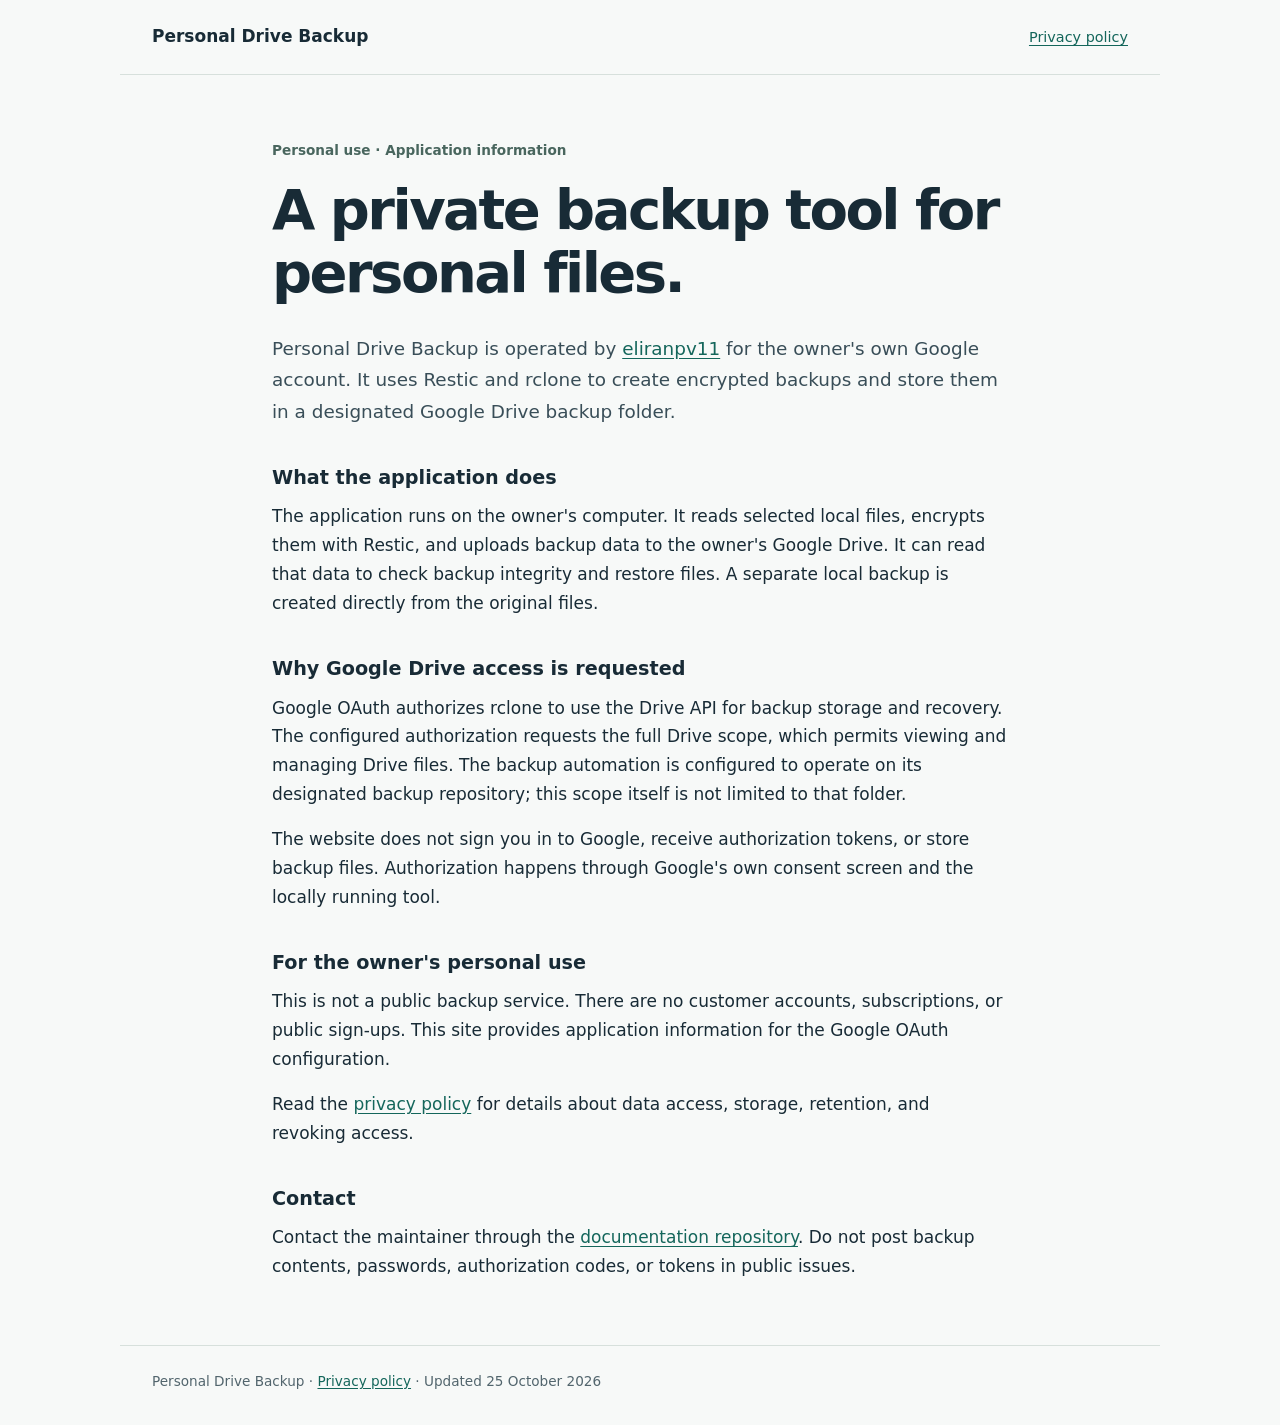
<file: index.html>
<!doctype html>
<html lang="en">
<head>
  <meta charset="utf-8">
  <meta name="viewport" content="width=device-width, initial-scale=1">
  <meta name="description" content="Personal Drive Backup is a private, single-user backup tool using Restic and rclone with Google Drive.">
  <meta name="referrer" content="no-referrer">
  <title>Personal Drive Backup</title>
  <link rel="stylesheet" href="style.css">
</head>
<body>
  <header class="site-header"><a class="brand" href="./">Personal Drive Backup</a><nav aria-label="Main navigation"><a href="privacy.html">Privacy policy</a></nav></header>
  <main id="main">
    <p class="eyebrow">Personal use · Application information</p>
    <h1>A private backup tool for personal files.</h1>
    <p class="intro">Personal Drive Backup is operated by <a href="https://github.com/eliranpv11">eliranpv11</a> for the owner's own Google account. It uses Restic and rclone to create encrypted backups and store them in a designated Google Drive backup folder.</p>
    <section aria-labelledby="purpose"><h2 id="purpose">What the application does</h2>
      <p>The application runs on the owner's computer. It reads selected local files, encrypts them with Restic, and uploads backup data to the owner's Google Drive. It can read that data to check backup integrity and restore files. A separate local backup is created directly from the original files.</p>
    </section>
    <section aria-labelledby="access"><h2 id="access">Why Google Drive access is requested</h2>
      <p>Google OAuth authorizes rclone to use the Drive API for backup storage and recovery. The configured authorization requests the full Drive scope, which permits viewing and managing Drive files. The backup automation is configured to operate on its designated backup repository; this scope itself is not limited to that folder.</p>
      <p>The website does not sign you in to Google, receive authorization tokens, or store backup files. Authorization happens through Google's own consent screen and the locally running tool.</p>
    </section>
    <section aria-labelledby="personal"><h2 id="personal">For the owner's personal use</h2>
      <p>This is not a public backup service. There are no customer accounts, subscriptions, or public sign-ups. This site provides application information for the Google OAuth configuration.</p>
      <p>Read the <a href="privacy.html">privacy policy</a> for details about data access, storage, retention, and revoking access.</p>
    </section>
    <section aria-labelledby="contact"><h2 id="contact">Contact</h2><p>Contact the maintainer through the <a href="https://github.com/eliranpv11/personal-drive-backup/issues">documentation repository</a>. Do not post backup contents, passwords, authorization codes, or tokens in public issues.</p></section>
  </main>
  <footer>Personal Drive Backup · <a href="privacy.html">Privacy policy</a> · Updated 25 October 2026</footer>
</body>
</html>
</file>
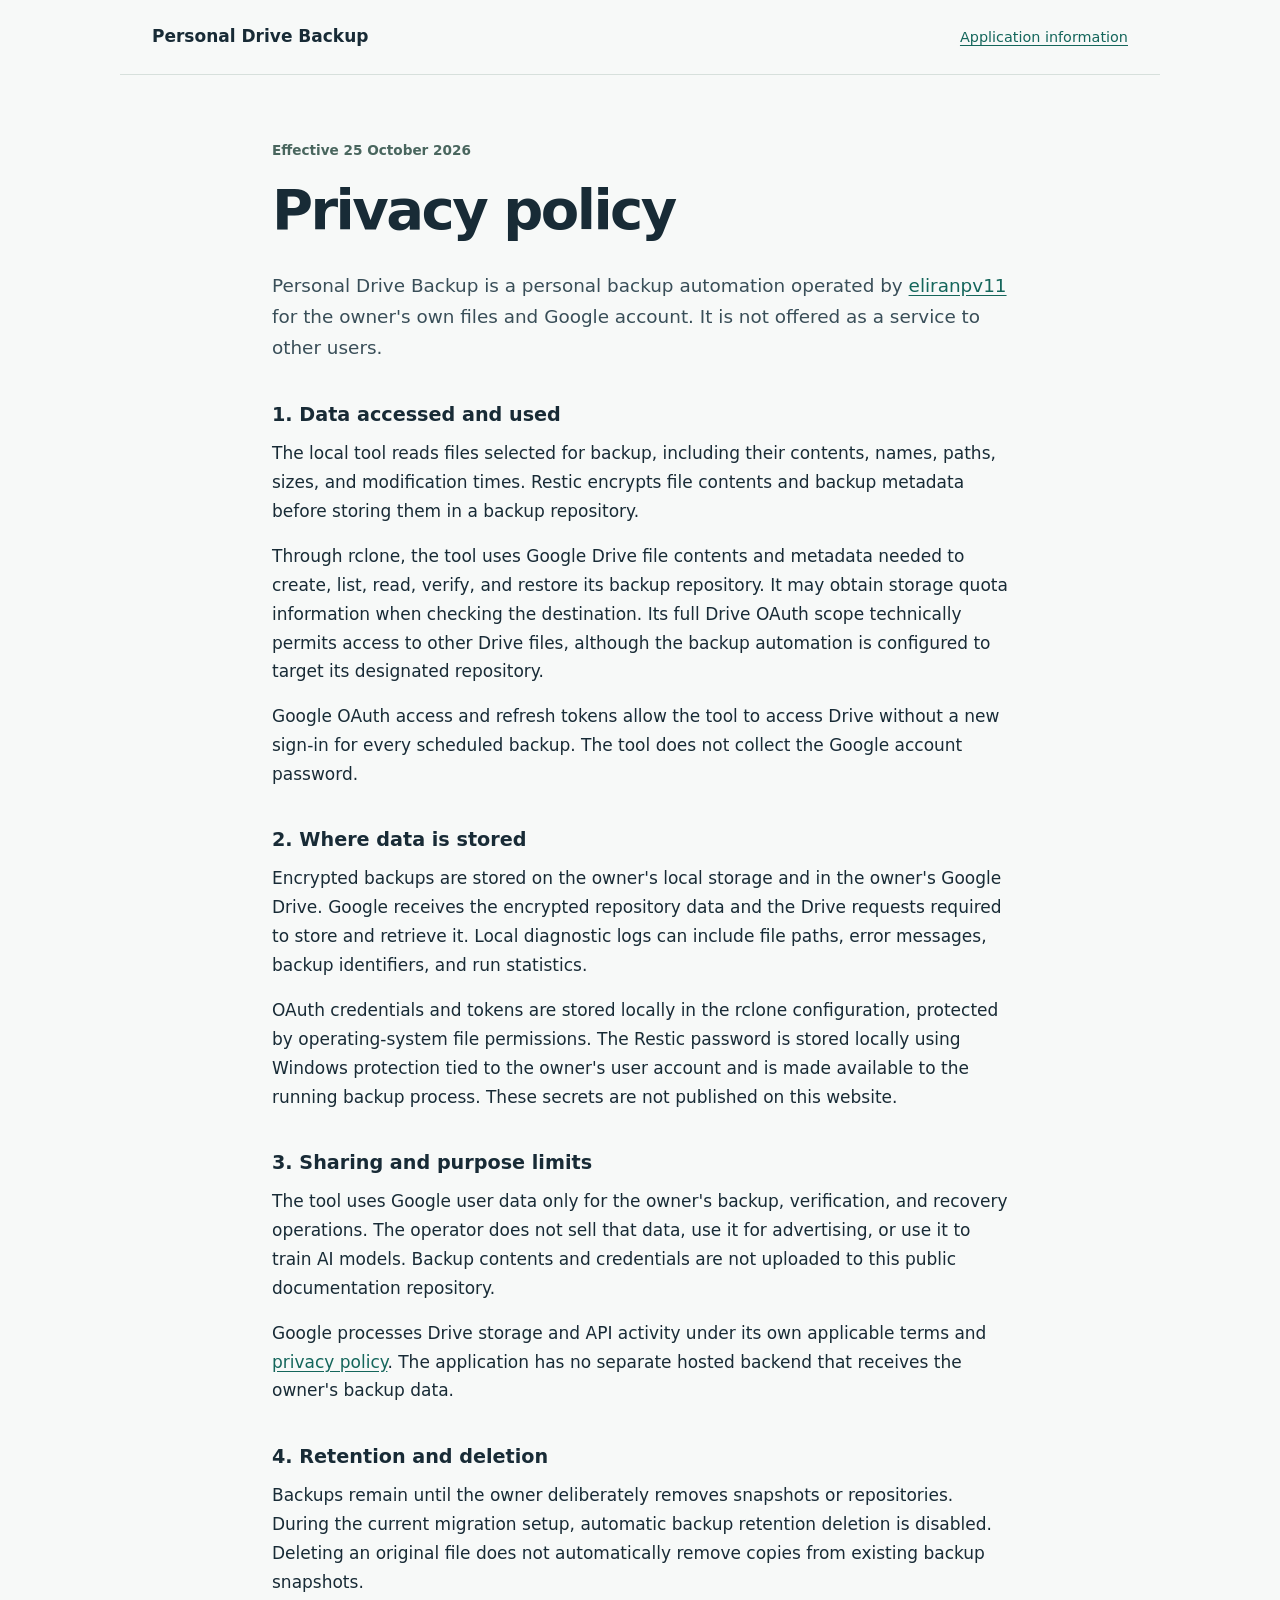
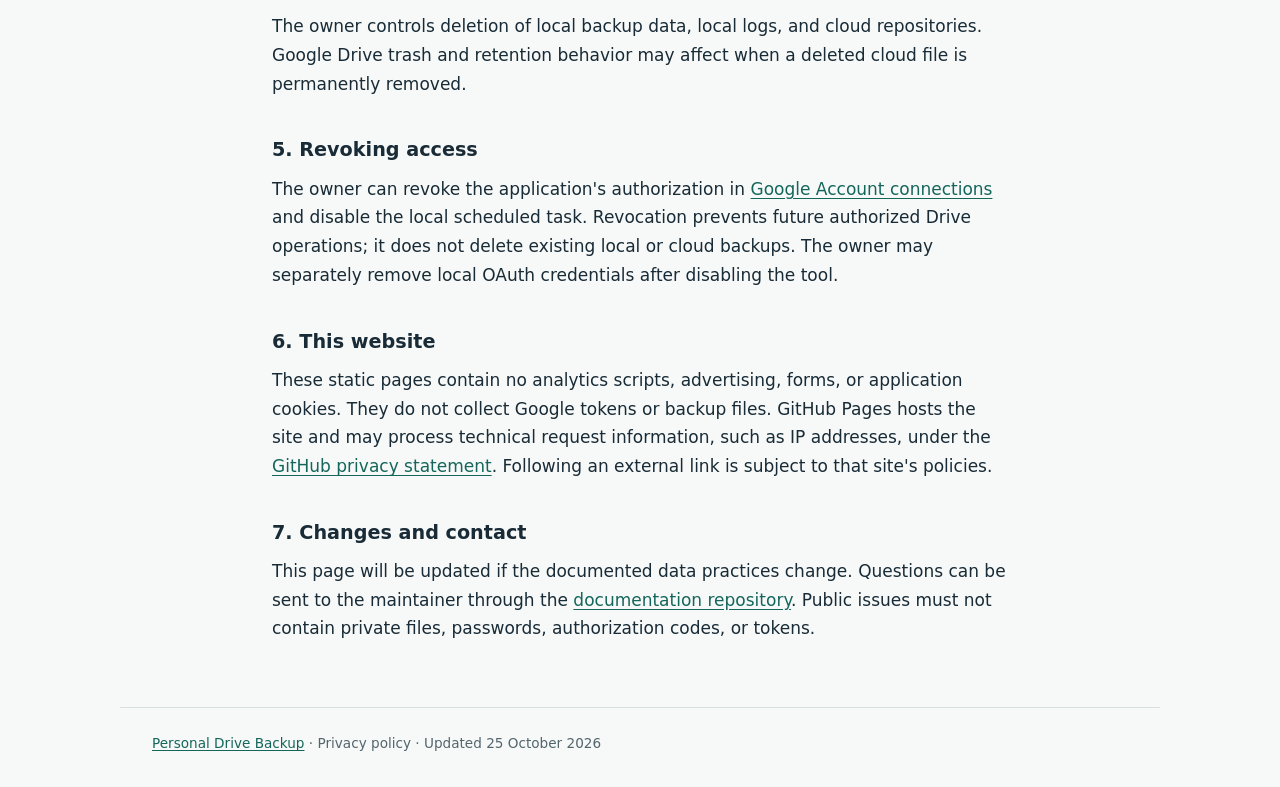
<file: privacy.html>
<!doctype html>
<html lang="en">
<head>
  <meta charset="utf-8">
  <meta name="viewport" content="width=device-width, initial-scale=1">
  <meta name="description" content="Privacy policy for Personal Drive Backup, a single-user Restic and rclone backup tool.">
  <meta name="referrer" content="no-referrer">
  <title>Privacy policy — Personal Drive Backup</title>
  <link rel="stylesheet" href="style.css">
</head>
<body>
  <header class="site-header"><a class="brand" href="./">Personal Drive Backup</a><nav aria-label="Main navigation"><a href="./">Application information</a></nav></header>
  <main id="main">
    <p class="eyebrow">Effective 25 October 2026</p>
    <h1>Privacy policy</h1>
    <p class="intro">Personal Drive Backup is a personal backup automation operated by <a href="https://github.com/eliranpv11">eliranpv11</a> for the owner's own files and Google account. It is not offered as a service to other users.</p>
    <section aria-labelledby="data"><h2 id="data">1. Data accessed and used</h2>
      <p>The local tool reads files selected for backup, including their contents, names, paths, sizes, and modification times. Restic encrypts file contents and backup metadata before storing them in a backup repository.</p>
      <p>Through rclone, the tool uses Google Drive file contents and metadata needed to create, list, read, verify, and restore its backup repository. It may obtain storage quota information when checking the destination. Its full Drive OAuth scope technically permits access to other Drive files, although the backup automation is configured to target its designated repository.</p>
      <p>Google OAuth access and refresh tokens allow the tool to access Drive without a new sign-in for every scheduled backup. The tool does not collect the Google account password.</p>
    </section>
    <section aria-labelledby="storage"><h2 id="storage">2. Where data is stored</h2>
      <p>Encrypted backups are stored on the owner's local storage and in the owner's Google Drive. Google receives the encrypted repository data and the Drive requests required to store and retrieve it. Local diagnostic logs can include file paths, error messages, backup identifiers, and run statistics.</p>
      <p>OAuth credentials and tokens are stored locally in the rclone configuration, protected by operating-system file permissions. The Restic password is stored locally using Windows protection tied to the owner's user account and is made available to the running backup process. These secrets are not published on this website.</p>
    </section>
    <section aria-labelledby="sharing"><h2 id="sharing">3. Sharing and purpose limits</h2>
      <p>The tool uses Google user data only for the owner's backup, verification, and recovery operations. The operator does not sell that data, use it for advertising, or use it to train AI models. Backup contents and credentials are not uploaded to this public documentation repository.</p>
      <p>Google processes Drive storage and API activity under its own applicable terms and <a href="https://policies.google.com/privacy">privacy policy</a>. The application has no separate hosted backend that receives the owner's backup data.</p>
    </section>
    <section aria-labelledby="retention"><h2 id="retention">4. Retention and deletion</h2>
      <p>Backups remain until the owner deliberately removes snapshots or repositories. During the current migration setup, automatic backup retention deletion is disabled. Deleting an original file does not automatically remove copies from existing backup snapshots.</p>
      <p>The owner controls deletion of local backup data, local logs, and cloud repositories. Google Drive trash and retention behavior may affect when a deleted cloud file is permanently removed.</p>
    </section>
    <section aria-labelledby="control"><h2 id="control">5. Revoking access</h2>
      <p>The owner can revoke the application's authorization in <a href="https://myaccount.google.com/connections">Google Account connections</a> and disable the local scheduled task. Revocation prevents future authorized Drive operations; it does not delete existing local or cloud backups. The owner may separately remove local OAuth credentials after disabling the tool.</p>
    </section>
    <section aria-labelledby="website"><h2 id="website">6. This website</h2>
      <p>These static pages contain no analytics scripts, advertising, forms, or application cookies. They do not collect Google tokens or backup files. GitHub Pages hosts the site and may process technical request information, such as IP addresses, under the <a href="https://docs.github.com/en/site-policy/privacy-policies/github-general-privacy-statement">GitHub privacy statement</a>. Following an external link is subject to that site's policies.</p>
    </section>
    <section aria-labelledby="changes"><h2 id="changes">7. Changes and contact</h2>
      <p>This page will be updated if the documented data practices change. Questions can be sent to the maintainer through the <a href="https://github.com/eliranpv11/personal-drive-backup/issues">documentation repository</a>. Public issues must not contain private files, passwords, authorization codes, or tokens.</p>
    </section>
  </main>
  <footer><a href="./">Personal Drive Backup</a> · Privacy policy · Updated 25 October 2026</footer>
</body>
</html>
</file>
<file: style.css>
:root { color-scheme: light; font-family: system-ui, -apple-system, BlinkMacSystemFont, "Segoe UI", sans-serif; color: #182b36; background: #f7f9f8; }
* { box-sizing: border-box; }
body { margin: 0; font-size: 17px; line-height: 1.7; }
a { color: #14665b; text-underline-offset: .18em; }
a:hover { color: #093d36; }
a:focus-visible { outline: 3px solid #bd6400; outline-offset: 5px; border-radius: 2px; }
.site-header { display: flex; justify-content: space-between; align-items: center; gap: 1.5rem; max-width: 1040px; padding: 1.4rem 2rem; margin: auto; border-bottom: 1px solid #d7e0dc; }
.brand { color: #182b36; font-weight: 700; text-decoration: none; }
nav { font-size: .9rem; }
main { max-width: 800px; margin: 0 auto; padding: 4rem 2rem 3rem; }
.eyebrow { color: #49665e; font-size: .85rem; font-weight: 650; margin: 0 0 1rem; }
h1 { font-size: clamp(2.2rem, 5vw, 3.5rem); letter-spacing: -.045em; line-height: 1.13; font-weight: 700; margin: 0 0 1.8rem; }
.intro { font-size: 1.15rem; color: #394e58; }
section { margin-top: 2.4rem; }
h2 { font-size: 1.2rem; line-height: 1.35; margin: 0 0 .7rem; }
p { margin: 0 0 1rem; }
footer { max-width: 1040px; margin: auto; padding: 1.5rem 2rem 2rem; border-top: 1px solid #d7e0dc; color: #52656d; font-size: .85rem; }
@media (max-width: 540px) { .site-header { align-items: flex-start; flex-direction: column; gap: .4rem; padding: 1rem 1.3rem; } main { padding: 2.5rem 1.3rem; } footer { padding: 1.5rem 1.3rem; } }
</file>
